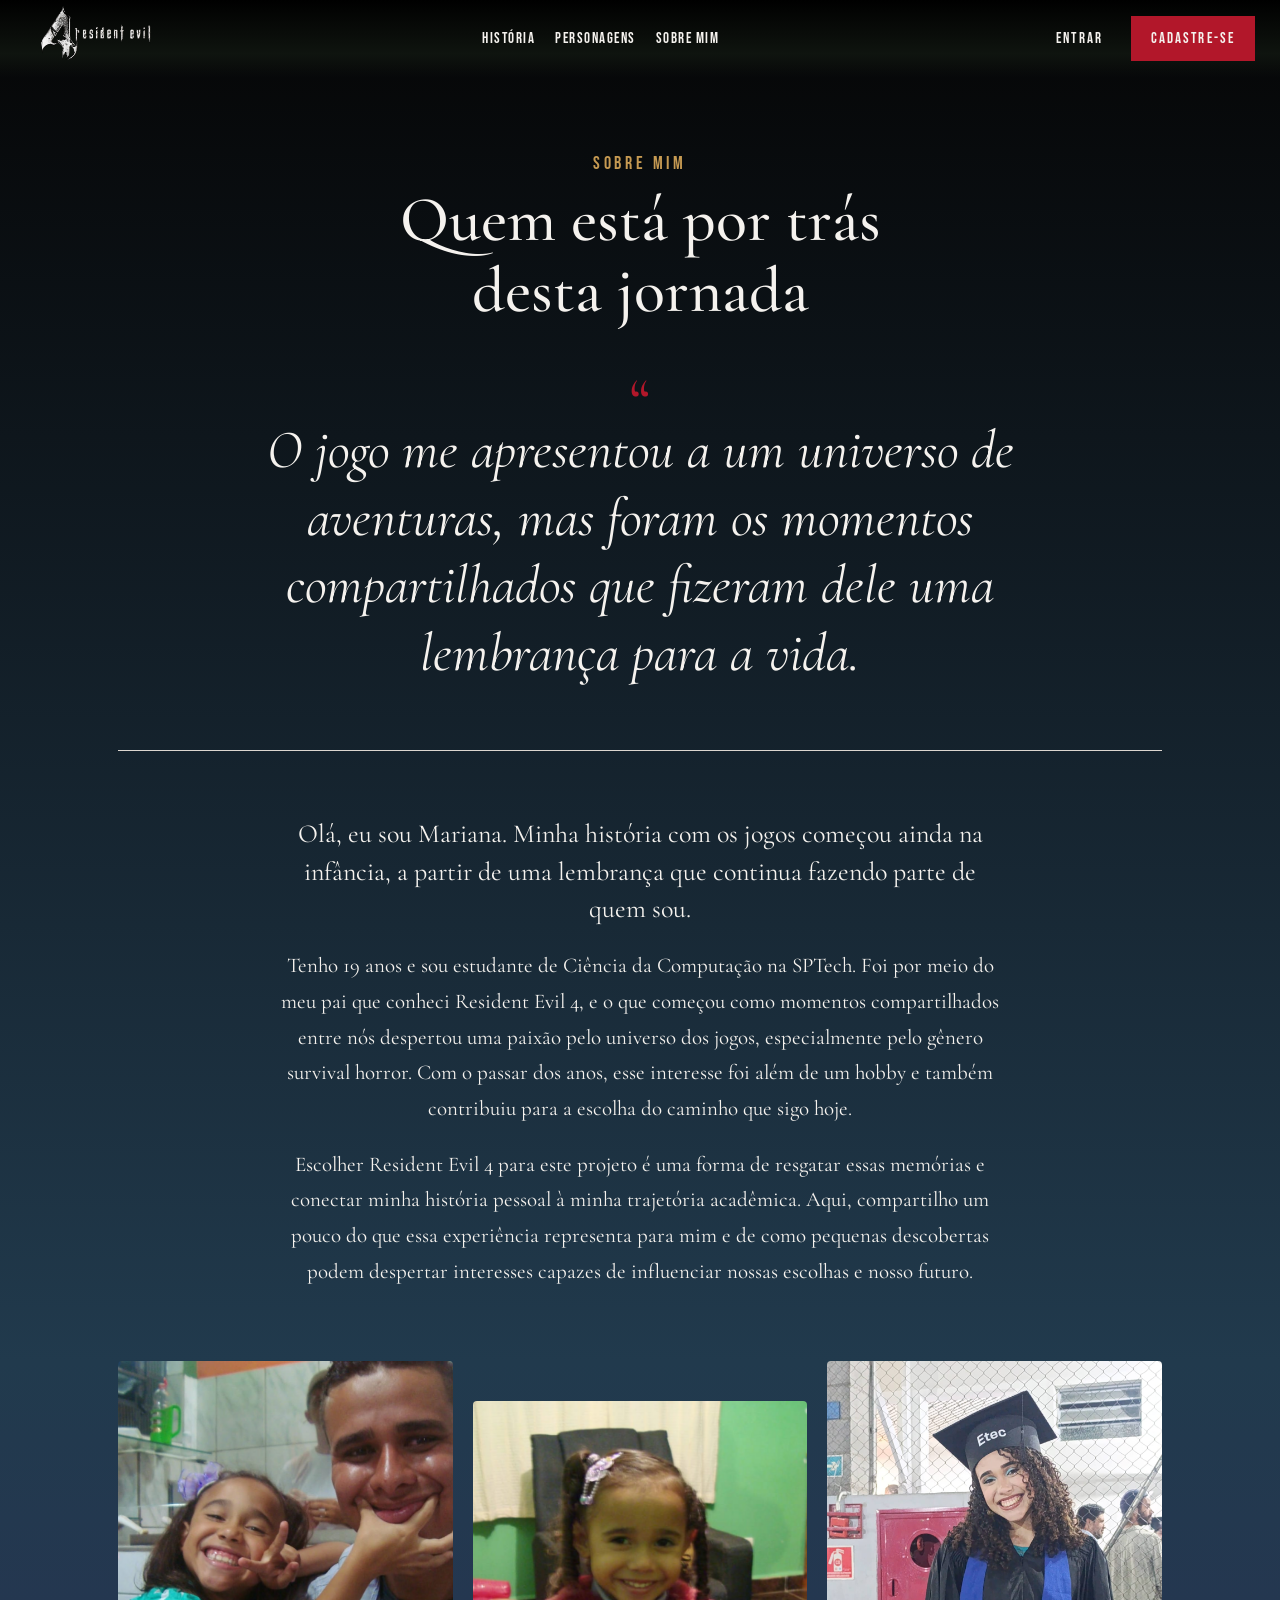
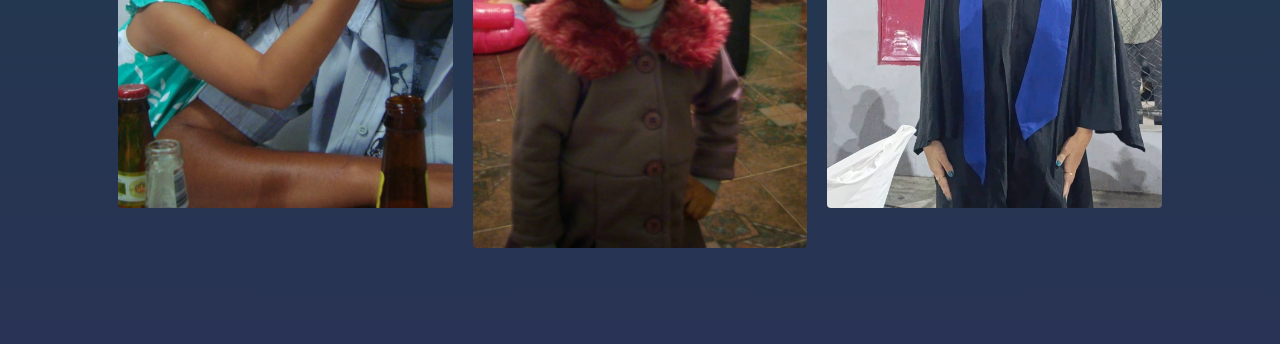
<file: public/sobre-mim .html>
<!DOCTYPE html>
<html lang="pt-BR">

<head>
  <meta charset="UTF-8">
  <meta name="viewport" content="width=device-width, initial-scale=1.0">
  <link rel="icon" type="image/png" href="./assets/icon/umbrella.png">
  <title>Resident Evil 4</title>
  <link rel="preconnect" href="https://fonts.googleapis.com">
  <link rel="preconnect" href="https://fonts.gstatic.com" crossorigin>
  <link
    href="https://fonts.googleapis.com/css2?family=Cormorant+Garamond:ital,wght@0,400;0,500;1,400;1,500&family=Bebas+Neue&display=swap"
    rel="stylesheet">
  <link rel="stylesheet" href="css/sobre-mim.css">
</head>

<body>

  <header class="header">
    <section>

      <a href="./index.html" class="brand">
        <img src="./assets/imgs/logo.png" alt="logo">
      </a>

      <nav class="nav">
        <a href="./index.html#history">História</a>
        <a href="./index.html#personagem">Personagens</a>
        <a href="./index.html#me">Sobre mim</a>
      </nav>

      <div class="nav-acesso">
        <a class="log" href="./login.html">Entrar</a>
        <a class="cad" href="./cadastro.html">Cadastre-se</a>
      </div>
    </section>
  </header>

  <section id="about" class="sobre-mim">
    <p class="sobre-mim__eyebrow">SOBRE MIM</p>
    <h1 class="sobre-mim__titulo">Quem está por trás<br>desta jornada</h1>


    <figure class="sobre-mim__citacao">
      <span class="sobre-mim__aspas" aria-hidden="true">“</span>
      <blockquote>O jogo me apresentou a um universo de aventuras, mas foram os momentos compartilhados que fizeram dele
        uma lembrança para a vida.</blockquote>

    </figure>

    <hr class="sobre-mim__divisor">


    <div class="sobre-mim__texto">
      <p class="sobre-mim__lead">Olá, eu sou Mariana. Minha história com os jogos começou ainda na infância, a partir de
        uma lembrança que continua fazendo parte de quem sou.</p>

      <p>Tenho 19 anos e sou estudante de Ciência da Computação na SPTech. Foi por meio do meu pai que conheci Resident
        Evil 4, e o que começou como momentos compartilhados entre nós despertou uma paixão pelo universo dos jogos,
        especialmente pelo gênero survival horror. Com o passar dos anos, esse interesse foi além de um hobby e também
        contribuiu para a escolha do caminho que sigo hoje.</p>

      <p>Escolher Resident Evil 4 para este projeto é uma forma de resgatar essas memórias e conectar minha história
        pessoal à minha trajetória acadêmica. Aqui, compartilho um pouco do que essa experiência representa para mim e
        de como pequenas descobertas podem despertar interesses capazes de influenciar nossas escolhas e nosso futuro.
      </p>
    </div>

    <div class="sobre-mim__fotos">
      <img class="foto" src="./assets/imgs/fotopai.jpeg">
      <img class="foto" src="./assets/imgs/euzinha.jpeg">
      <img class="foto" src="./assets/imgs/formatura.jpeg">
    </div>
  </section>


</body>

</html>
</file>
<file: public/css/sobre-mim.css>
:root {
  --bg: #f5f2ee;
  --ink: #1c1917;
  --soft: #4a4642;
  --line: #dcd6cf;
  --red: #b2172a;
  --tag: #ebe5de;
  --placeholder: #e9e3dc;
}

* { box-sizing: border-box; }

body {
  margin: 0;
  background: #1b264a;
background: linear-gradient(360deg, rgba(27, 38, 74, 0.94) 0%, rgba(33, 58, 77, 1) 30%, rgba(5, 5, 5, 1) 100%);
  color: var(--ink);
  font-family: "Cormorant Garamond", Georgia, serif;
  font-size: 21px;
  line-height: 1.7;
}

.header section {
    background-color: transparent;
    background: linear-gradient(360deg, rgba(22, 24, 26, 0.02) 0%, rgba(15, 20, 15, 1) 30%, rgba(0, 0, 0, 1) 100%);
    display: flex;
    align-items: center;
    justify-content: space-between;
    margin: 0 auto;
    padding: 5px 25px;
    width: 100%;
}
.nav {
    font-family: 'Bebas Neue';
    display: flex;
    align-items: center;
    gap: 20px;
    font-size: 15px;
    font-weight: 500;
    text-transform: uppercase;
    letter-spacing: 0.10em;
}

.nav-acesso {
    display: flex;
    align-items: center;
    gap: 8px;
}

.nav-acesso a {
  font-family: 'Bebas Neue';
    padding: 10px 20px;
    font-size: 15px;
    font-weight: 500;
    text-transform: uppercase;
    letter-spacing: 0.14em;
}

.nav-acesso .cad {
    background-color: #b2172a;
}

.nav-acesso .log {
    background-color: transparent;
    color: #f5f2ee;
}

.header a {
    text-decoration: none;
    color: #f5f2ee;

}

.nav a:hover {
    border-bottom: 2px solid #b2172a;
}



.brand img {
    width: 140px;
    height: 55px;
}

.sobre-mim {
  max-width: 1100px;
  margin: 0 auto;
  padding: 72px 28px 96px;
}

.sobre-mim__eyebrow {
  margin: 0;
  text-align: center;
  font-family: "Bebas Neue";
  font-size: 18px;
  letter-spacing: 0.2em;
  color: #C69A52;
}

.sobre-mim__titulo {
  margin: 6px 0 56px;
  text-align: center;
  font-weight: 500;
  font-size: clamp(38px, 6vw, 64px);
  line-height: 1.1;
  color: #f5f2ee;
}

/* Frase */
.sobre-mim__citacao {
  margin: 0;
  text-align: center;
  color: #f5f2ee;
}

.sobre-mim__aspas {
  display: block;
  height: 34px;
  font-size: 64px;
  line-height: 0.6;
  color: var(--red);
}

.sobre-mim__citacao blockquote {
  max-width: 880px;
  margin: 0 auto;
  font-style: italic;
  font-weight: 400;
  font-size: clamp(30px, 5vw, 54px);
  line-height: 1.25;
}

.sobre-mim__citacao figcaption {
  margin-top: 22px;
  font-family: "Bebas Neue", "Arial Narrow", sans-serif;
  font-size: 17px;
  letter-spacing: 0.18em;
  color: #8a817a;
}

.sobre-mim__divisor {
  margin: 64px 0;
  border: 0;
  border-top: 1px solid var(--line);
}

/* Apresentação */
.sobre-mim__texto {
  max-width: 720px;
  margin: 0 auto;
  text-align: center;
  
}

.sobre-mim__texto p {
  margin: 0 0 20px;
  color: #f5f2ee;
}

.sobre-mim__texto .sobre-mim__lead {
  font-size: 26px;
  line-height: 1.45;
  color: #f5f2ee;
}



/* Fotos: 3 retratos, o do meio um pouco mais baixo */
.sobre-mim__fotos {
  display: grid;
  grid-template-columns: repeat(3, 1fr);
  gap: 20px;
  margin-top: 72px;

}

.foto {
  display: block;
  width: 100%;
  aspect-ratio: 3 / 4;
  object-fit: cover;
  border-radius: 4px;
  background: var(--placeholder);
  transition: transform 0.4s ease;
    background: contain;
}

.foto:nth-child(2) { margin-top: 40px; }

.foto:hover { transform: scale(1.02); }

/* Mobile */
@media (max-width: 820px) {
  .sobre-mim { padding-top: 48px; }
  .sobre-mim__fotos { grid-template-columns: 1fr 1fr; }
  .foto:nth-child(2) { margin-top: 0; }
  .foto:nth-child(3) { grid-column: 1 / 3; aspect-ratio: 4 / 3; }
}
</file>
